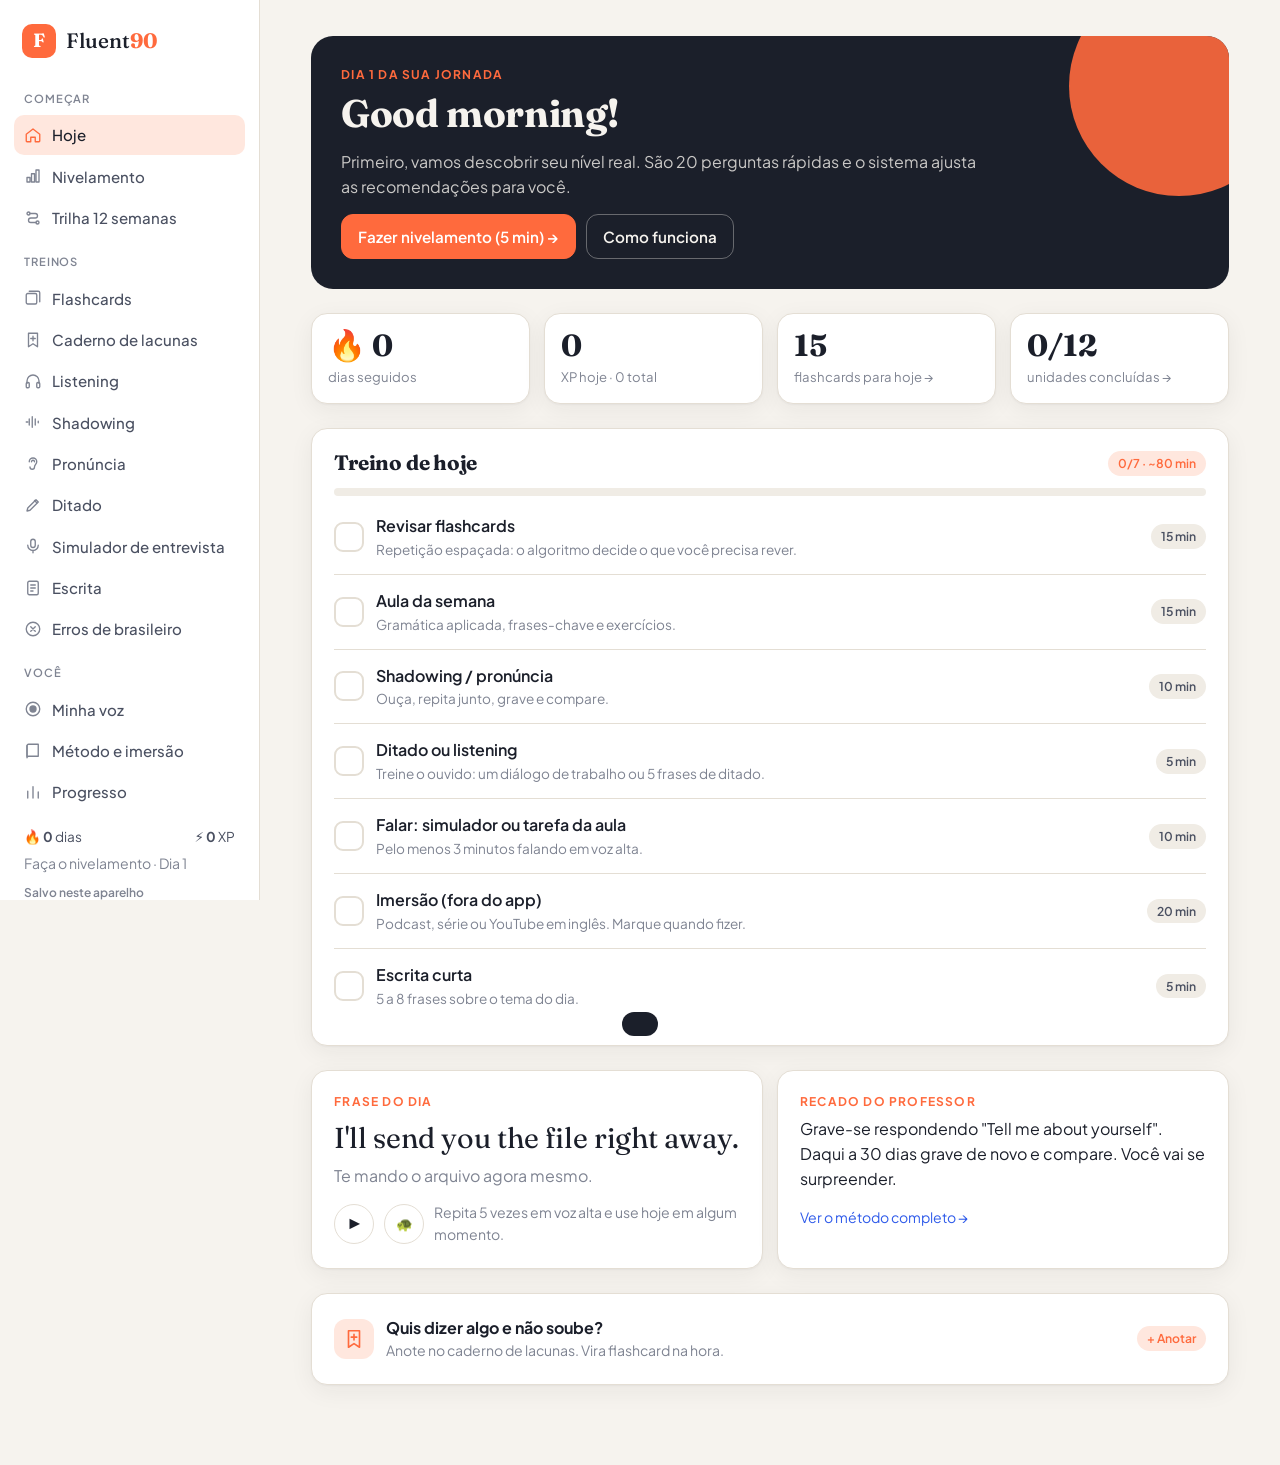
<file: index.html>
<!doctype html>
<html lang="pt-BR">
<head>
  <meta charset="utf-8">
  <meta name="viewport" content="width=device-width, initial-scale=1, viewport-fit=cover">
  <meta name="theme-color" content="#ff6a3d">
  <meta name="apple-mobile-web-app-capable" content="yes">
  <title>Fluent 90</title>
  <meta name="description" content="Sistema de aulas e treinos de inglês profissional: do básico à fluência em 90 dias.">
  <link rel="preconnect" href="https://fonts.googleapis.com">
  <link rel="preconnect" href="https://fonts.gstatic.com" crossorigin>
  <link href="https://fonts.googleapis.com/css2?family=Fraunces:opsz,wght@9..144,500;9..144,700&family=Plus+Jakarta+Sans:wght@400;500;600;700&display=swap" rel="stylesheet">
  <link rel="stylesheet" href="css/style.css">
  <link rel="icon" href="data:image/svg+xml,<svg xmlns='http://www.w3.org/2000/svg' viewBox='0 0 64 64'><rect width='64' height='64' rx='16' fill='%23ff6a3d'/><text x='50%' y='58%' text-anchor='middle' dominant-baseline='middle' font-family='Georgia' font-size='36' font-weight='700' fill='white'>F</text></svg>">
</head>
<body>
  <div class="app" id="app"></div>
  <script src="js/data.js"></script>
  <script src="js/app.js"></script>
</body>
</html>
</file>
<file: css/style.css>
/* Fluent 90 — layout: app shell with desktop sidebar and phone bottom tab bar; content column max 1080px */
:root {
  --bg: #f6f3ee;
  --surface: #ffffff;
  --surface-2: #f0ece5;
  --ink: #1b1f2a;
  --ink-2: #4a5061;
  --ink-3: #7f8492;
  --line: #e4ded4;
  --accent: #ff6a3d;
  --accent-ink: #ffffff;
  --accent-soft: #ffe7de;
  --blue: #2f5bea;
  --blue-soft: #e3e9fd;
  --green: #138a5b;
  --green-soft: #dcf3e8;
  --red: #d33b3b;
  --red-soft: #fbe2e2;
  --yellow: #a86d14;
  --yellow-soft: #fbf0d9;
  --hero-bg: #1b1f2a;
  --hero-ink: #f6f3ee;
  --shadow: 0 1px 2px rgba(27,31,42,.04), 0 6px 24px rgba(27,31,42,.06);
  --radius: 16px;
  --font: "Plus Jakarta Sans", system-ui, -apple-system, "Segoe UI", Roboto, sans-serif;
  --display: "Fraunces", Georgia, "Times New Roman", serif;
  --topbar-h: 56px;
}
@media (prefers-color-scheme: dark) {
  :root:not([data-theme="light"]) {
    --bg: #12141a; --surface: #1a1d25; --surface-2: #232733; --ink: #eef0f5; --ink-2: #b6bbc8; --ink-3: #8a90a0;
    --line: #2c303c; --accent: #ff7a50; --accent-ink: #1a0d07; --accent-soft: #3a2219; --blue: #8aa6ff; --blue-soft: #1d2647;
    --green: #3ccf8e; --green-soft: #14301f; --red: #ff7b7b; --red-soft: #3a1c1c; --yellow: #f2b84b; --yellow-soft: #33280f;
    --hero-bg: #232733; --hero-ink: #eef0f5;
    --shadow: 0 1px 2px rgba(0,0,0,.3), 0 6px 24px rgba(0,0,0,.25); color-scheme: dark;
  }
}
:root[data-theme="dark"] {
  --bg: #12141a; --surface: #1a1d25; --surface-2: #232733; --ink: #eef0f5; --ink-2: #b6bbc8; --ink-3: #8a90a0;
  --line: #2c303c; --accent: #ff7a50; --accent-ink: #1a0d07; --accent-soft: #3a2219; --blue: #8aa6ff; --blue-soft: #1d2647;
  --green: #3ccf8e; --green-soft: #14301f; --red: #ff7b7b; --red-soft: #3a1c1c; --yellow: #f2b84b; --yellow-soft: #33280f;
  --hero-bg: #232733; --hero-ink: #eef0f5;
  --shadow: 0 1px 2px rgba(0,0,0,.3), 0 6px 24px rgba(0,0,0,.25); color-scheme: dark;
}

* { box-sizing: border-box; }
html, body { margin: 0; }
[hidden] { display: none !important; }
body { background: var(--bg); color: var(--ink); font-family: var(--font); font-size: 16px; line-height: 1.55; -webkit-font-smoothing: antialiased; -webkit-text-size-adjust: 100%; }
a { color: var(--blue); text-decoration: none; }
button { font: inherit; color: inherit; }
button, a, .opt, .word, .tab, label { touch-action: manipulation; -webkit-tap-highlight-color: transparent; }
:focus-visible { outline: 2px solid var(--blue); outline-offset: 2px; }
h1, h2, h3 { font-family: var(--display); font-weight: 700; line-height: 1.15; margin: 0 0 .4em; letter-spacing: -.01em; text-wrap: balance; }
h1 { font-size: clamp(1.6rem, 3.5vw, 2.4rem); }
h2 { font-size: 1.3rem; }
h3 { font-size: 1.08rem; }
p { margin: 0 0 .8em; }
em { font-style: normal; color: var(--blue); font-weight: 500; }
s { color: var(--red); }

/* ---------- shell ---------- */
.app { display: grid; grid-template-columns: 260px minmax(0, 1fr); min-height: 100vh; min-height: 100dvh; }
.sidebar { position: sticky; top: 0; height: 100vh; height: 100dvh; overflow-y: auto; background: var(--surface); border-right: 1px solid var(--line); padding: 20px 14px; display: flex; flex-direction: column; }
.brand { display: flex; align-items: center; gap: 10px; color: var(--ink); padding: 4px 8px 18px; }
.brand-mark { width: 34px; height: 34px; border-radius: 10px; background: var(--accent); color: #fff; display: grid; place-items: center; font-family: var(--display); font-weight: 700; font-size: 1.2rem; flex: none; }
.brand-text { font-family: var(--display); font-size: 1.3rem; font-weight: 500; }
.brand-text b { color: var(--accent); }
.nav { display: flex; flex-direction: column; gap: 2px; }
.nav-group { font-size: .7rem; text-transform: uppercase; letter-spacing: .08em; color: var(--ink-3); padding: 14px 10px 6px; font-weight: 600; }
.nav a { display: flex; align-items: center; gap: 10px; padding: 8px 10px; border-radius: 10px; color: var(--ink-2); font-weight: 500; font-size: .94rem; }
.nav a svg { width: 18px; height: 18px; flex: none; color: var(--ink-3); }
.nav a:hover { background: var(--surface-2); color: var(--ink); }
.nav a.active { background: var(--accent-soft); color: var(--ink); }
.nav a.active svg { color: var(--accent); }
.sidebar-foot { margin-top: auto; padding: 14px 10px 0; font-size: .85rem; color: var(--ink-2); }
.topbar, .tabbar { display: none; }
.main { padding-block: 36px 80px; padding-left: max(clamp(16px, 4vw, 56px), env(safe-area-inset-left, 0px)); padding-right: max(clamp(16px, 4vw, 56px), env(safe-area-inset-right, 0px)); max-width: 1080px; width: 100%; outline: none; min-width: 0; }
.sync { font-size: .75rem; font-weight: 600; color: var(--ink-3); white-space: nowrap; }
.sync.ok { color: var(--green); }
.sync.warn { color: var(--yellow); }

svg.i { width: 22px; height: 22px; fill: none; stroke: currentColor; stroke-width: 1.8; stroke-linecap: round; stroke-linejoin: round; }

@media (max-width: 860px) {
  .app { grid-template-columns: minmax(0, 1fr); }
  .sidebar { display: none; }
  body::before { content: ""; position: fixed; inset: 0 0 auto; height: env(safe-area-inset-top, 0px); z-index: 25; background: var(--surface); }
  .topbar { display: flex; align-items: center; gap: 10px; position: sticky; top: env(safe-area-inset-top, 0px); z-index: 20; height: var(--topbar-h); background: var(--surface); border-bottom: 1px solid var(--line); padding-left: max(16px, env(safe-area-inset-left, 0px)); padding-right: max(16px, env(safe-area-inset-right, 0px)); }
  .topbar .brand { padding: 0; }
  .topbar .brand-mark { width: 30px; height: 30px; font-size: 1.05rem; }
  .topbar .brand-text { font-size: 1.15rem; }
  .top-right { margin-left: auto; display: flex; flex-direction: column; align-items: flex-end; line-height: 1.2; }
  .top-streak { font-weight: 700; font-size: .9rem; font-variant-numeric: tabular-nums; }
  .tabbar { display: grid; grid-template-columns: repeat(5, 1fr); position: fixed; left: 0; right: 0; bottom: 0; z-index: 40; background: var(--surface); border-top: 1px solid var(--line);
    padding-top: 4px; padding-bottom: calc(4px + env(safe-area-inset-bottom, 0px)); padding-left: max(6px, env(safe-area-inset-left, 0px)); padding-right: max(6px, env(safe-area-inset-right, 0px)); }
  .tabbar a { display: flex; flex-direction: column; align-items: center; justify-content: center; gap: 2px; min-height: 52px; font-size: .68rem; font-weight: 600; color: var(--ink-3); border-radius: 12px; }
  .tabbar a.active { color: var(--accent); }
  .tabbar a.active svg.i { stroke-width: 2.2; }
  .main { padding-block: 18px calc(96px + env(safe-area-inset-bottom, 0px)); padding-left: max(16px, env(safe-area-inset-left, 0px)); padding-right: max(16px, env(safe-area-inset-right, 0px)); }
}

/* ---------- components ---------- */
.eyebrow { font-size: .75rem; text-transform: uppercase; letter-spacing: .1em; color: var(--accent); font-weight: 700; margin-bottom: 6px; }
.lead { color: var(--ink-2); font-size: 1.05rem; max-width: 680px; }
.card { background: var(--surface); border: 1px solid var(--line); border-radius: var(--radius); padding: 22px; box-shadow: var(--shadow); min-width: 0; }
.card + .card { margin-top: 16px; }
.section { margin-top: 24px; }
.grid { display: grid; gap: 14px; }
.grid > * { min-width: 0; }
.grid > .card + .card { margin-top: 0; }
.grid-2 { grid-template-columns: repeat(2, 1fr); }
.grid-3 { grid-template-columns: repeat(3, 1fr); }
.grid-4 { grid-template-columns: repeat(4, 1fr); }
@media (max-width: 860px) { .grid-3, .grid-4 { grid-template-columns: repeat(2, 1fr); } }
@media (max-width: 600px) { .grid-2 { grid-template-columns: 1fr; } .grid-3.stack { grid-template-columns: 1fr; } }
.row { display: flex; align-items: center; gap: 10px; flex-wrap: wrap; }
.spacer { flex: 1; }
.muted { color: var(--ink-3); }
.small { font-size: .88rem; }

.btn { display: inline-flex; align-items: center; justify-content: center; gap: 8px; border: 1px solid var(--line); background: var(--surface); color: var(--ink); padding: 10px 16px; min-height: 44px; border-radius: 12px; font-weight: 600; cursor: pointer; font-size: .95rem; transition: transform .08s, background .15s, border-color .15s; text-decoration: none; text-align: center; }
.btn:hover { border-color: var(--ink-3); }
.btn:active { transform: scale(.97); }
.btn.primary { background: var(--accent); border-color: var(--accent); color: var(--accent-ink); }
.btn.dark { background: var(--ink); border-color: var(--ink); color: var(--bg); }
.btn.ghost { background: transparent; }
.btn.sm { padding: 6px 12px; min-height: 36px; font-size: .85rem; border-radius: 10px; }
.btn.block { width: 100%; }
.btn.rec { background: var(--red); border-color: var(--red); color: #fff; }
.btn.rec.live { animation: pulse 1.2s infinite; }
.btn:disabled { opacity: .5; cursor: not-allowed; }
@keyframes pulse { 0%,100% { box-shadow: 0 0 0 0 rgba(211,59,59,.5); } 50% { box-shadow: 0 0 0 10px rgba(211,59,59,0); } }
@media (prefers-reduced-motion: reduce) { .btn.rec.live { animation: none; } * { transition: none !important; } }
.icon-btn { width: 40px; height: 40px; border-radius: 50%; border: 1px solid var(--line); background: var(--surface); cursor: pointer; display: inline-grid; place-items: center; flex: none; font-size: .85rem; color: var(--ink); }
.icon-btn:hover { background: var(--accent-soft); border-color: var(--accent); }
.linkish { background: none; border: 0; color: var(--blue); font-weight: 600; padding: 10px 0; cursor: pointer; font-size: .88rem; }

.badge { display: inline-flex; align-items: center; gap: 6px; padding: 3px 10px; border-radius: 999px; font-size: .76rem; font-weight: 600; background: var(--surface-2); color: var(--ink-2); white-space: nowrap; }
.badge.accent { background: var(--accent-soft); color: var(--accent); }
.badge.green { background: var(--green-soft); color: var(--green); }
.badge.blue { background: var(--blue-soft); color: var(--blue); }
.badge.red { background: var(--red-soft); color: var(--red); }

.stat { padding: 16px; }
.stat .num { font-family: var(--display); font-size: 1.9rem; font-weight: 700; line-height: 1; font-variant-numeric: tabular-nums; }
.stat .lbl { color: var(--ink-3); font-size: .82rem; margin-top: 6px; }

.progress { height: 8px; background: var(--surface-2); border-radius: 99px; overflow: hidden; }
.progress > span { display: block; height: 100%; background: var(--accent); border-radius: 99px; transition: width .4s; }

.hero { background: var(--hero-bg); color: var(--hero-ink); border-radius: 22px; padding: 30px; position: relative; overflow: hidden; }
.hero h1 { color: var(--hero-ink); }
.hero p { color: var(--hero-ink); opacity: .8; }
.hero::after { content: ""; position: absolute; right: -60px; top: -60px; width: 220px; height: 220px; border-radius: 50%; background: var(--accent); opacity: .9; }
.hero > * { position: relative; z-index: 1; max-width: 640px; }
.hero .btn:not(.primary) { background: transparent; color: var(--hero-ink); border-color: color-mix(in srgb, var(--hero-ink) 35%, transparent); }

/* tasks */
.task { display: flex; gap: 12px; align-items: center; padding: 12px 0; border-bottom: 1px solid var(--line); }
.task:last-child { border-bottom: 0; }
.check { width: 30px; height: 30px; border-radius: 9px; border: 2px solid var(--line); background: var(--surface); cursor: pointer; flex: none; display: grid; place-items: center; color: #fff; font-weight: 700; }
.check.on { background: var(--green); border-color: var(--green); }
.task-body { flex: 1; min-width: 0; color: inherit; display: block; padding: 2px 0; }
.task-title { font-weight: 600; }
.task.done .task-title { color: var(--ink-3); text-decoration: line-through; }
.task-desc { font-size: .85rem; color: var(--ink-3); }

/* hub */
.hub { display: grid; grid-template-columns: repeat(3, 1fr); gap: 12px; }
@media (max-width: 860px) { .hub { grid-template-columns: repeat(2, 1fr); } }
.tile { display: flex; flex-direction: column; gap: 6px; color: var(--ink); padding: 16px; background: var(--surface); border: 1px solid var(--line); border-radius: var(--radius); box-shadow: var(--shadow); min-height: 132px; }
.tile .ic { width: 40px; height: 40px; border-radius: 12px; background: var(--accent-soft); color: var(--accent); display: grid; place-items: center; }
.tile b { font-size: 1rem; }
.tile span.d { font-size: .82rem; color: var(--ink-3); line-height: 1.35; }
.tile .badge { align-self: flex-start; margin-top: auto; }
.tile:active { transform: scale(.98); }

/* lesson */
.lesson-nav { position: sticky; top: 0; z-index: 15; display: flex; gap: 6px; overflow-x: auto; padding: 10px 0; margin-top: 12px; background: var(--bg); scrollbar-width: none; }
.lesson-nav::-webkit-scrollbar { display: none; }
.lesson-nav .tab, .tabs.scroll .tab { flex: none; white-space: nowrap; }
@media (max-width: 860px) { .lesson-nav { top: calc(env(safe-area-inset-top, 0px) + var(--topbar-h)); margin-inline: -16px; padding-inline: 16px; } }
.lesson-block h2 { display: flex; align-items: center; gap: 10px; }
.lesson-block h2 .n { width: 30px; height: 30px; border-radius: 50%; background: var(--accent-soft); color: var(--accent); font-size: .95rem; display: grid; place-items: center; font-family: var(--font); flex: none; }
.lesson-block { scroll-margin-top: calc(env(safe-area-inset-top, 0px) + var(--topbar-h) + 64px); }
.grammar ul, .grammar ol { padding-left: 20px; margin: 0 0 .8em; }
.grammar li { margin-bottom: 4px; }
.tip { background: var(--yellow-soft); border-left: 4px solid var(--yellow); padding: 12px 14px; border-radius: 0 10px 10px 0; margin: 12px 0; font-size: .95rem; }
.chips { display: flex; flex-wrap: wrap; gap: 6px; }
.chips span { background: var(--blue-soft); color: var(--blue); padding: 3px 10px; border-radius: 99px; font-size: .88rem; font-weight: 600; }

.phrase { display: flex; gap: 8px; align-items: center; padding: 10px 0; border-bottom: 1px dashed var(--line); }
.phrase:last-child { border-bottom: 0; }
.phrase > div { min-width: 0; flex: 1; }
.phrase .en { font-weight: 600; }
.phrase .pt { color: var(--ink-3); font-size: .88rem; }

/* exercises */
.ex { padding: 16px 0; border-bottom: 1px solid var(--line); }
.ex:last-child { border-bottom: 0; }
.ex-q { font-weight: 600; margin-bottom: 10px; }
.opts { display: grid; grid-template-columns: repeat(2, 1fr); gap: 8px; }
@media (max-width: 600px) { .opts { grid-template-columns: 1fr; } }
.opt { text-align: left; padding: 12px 14px; min-height: 48px; border-radius: 12px; border: 1px solid var(--line); background: var(--surface); cursor: pointer; color: var(--ink); }
.opt:hover:not(:disabled) { border-color: var(--blue); }
.opt.correct { background: var(--green-soft); border-color: var(--green); color: var(--green); font-weight: 600; }
.opt.wrong { background: var(--red-soft); border-color: var(--red); color: var(--red); }
.opt:disabled { cursor: default; }
.feedback { margin-top: 8px; font-size: .9rem; padding: 8px 12px; border-radius: 8px; display: none; }
.feedback.show { display: block; }
.feedback.ok { background: var(--green-soft); color: var(--green); }
.feedback.no { background: var(--red-soft); color: var(--red); }
.input { width: 100%; padding: 10px 14px; min-height: 44px; border-radius: 12px; border: 1px solid var(--line); background: var(--surface); color: var(--ink); font: inherit; font-size: 16px; }
.input:focus, textarea:focus { outline: 2px solid var(--blue); outline-offset: 1px; border-color: transparent; }
textarea.input { min-height: 140px; resize: vertical; line-height: 1.6; }
select.input { width: auto; max-width: 100%; }
.word-bank { display: flex; flex-wrap: wrap; gap: 8px; margin: 10px 0; min-height: 44px; }
.word { padding: 9px 14px; border-radius: 10px; border: 1px solid var(--line); background: var(--surface-2); cursor: pointer; font-weight: 500; font-size: 1rem; color: var(--ink); }
.word:hover { border-color: var(--blue); }
.answer-line { min-height: 52px; border: 1px dashed var(--ink-3); border-radius: 12px; padding: 6px; display: flex; flex-wrap: wrap; gap: 6px; }

/* recorder */
.recorder { margin-top: 4px; }
.recorder .rec-mic { display: flex; align-items: center; gap: 12px; flex-wrap: wrap; }
.recorder .btn.rec { min-height: 52px; padding-inline: 22px; font-size: 1rem; }
@media (max-width: 600px) { .recorder .btn.rec { width: 100%; } }
.rec-status { font-size: .88rem; color: var(--ink-3); font-variant-numeric: tabular-nums; }
.rec-type .row { margin-top: 8px; }

/* flashcards */
.flash-wrap { max-width: 640px; margin: 0 auto; }
.flash { min-height: 240px; display: flex; flex-direction: column; justify-content: center; align-items: center; text-align: center; padding: 30px 22px; cursor: pointer; user-select: none; }
.flash.open { cursor: default; user-select: text; }
.flash .front { font-size: 1.3rem; font-weight: 600; }
.flash .back { margin-top: 18px; padding-top: 18px; border-top: 1px solid var(--line); width: 100%; }
.flash .back .en { font-family: var(--display); font-size: 1.45rem; color: var(--blue); }
.flash .hint { font-size: .85rem; color: var(--ink-3); margin-top: 10px; }
.flash .tap { font-size: .78rem; color: var(--ink-3); margin-top: 16px; }
.rate { display: grid; grid-template-columns: repeat(4, 1fr); gap: 8px; margin-top: 14px; }
.rate .btn { flex-direction: column; gap: 0; padding: 10px 4px; min-height: 58px; }
.rate .btn small { font-weight: 500; color: var(--ink-3); font-size: .75rem; }
.rate .again { border-color: var(--red); color: var(--red); }
.rate .hard { border-color: var(--yellow); color: var(--yellow); }
.rate .good { border-color: var(--green); color: var(--green); }
.rate .easy { border-color: var(--blue); color: var(--blue); }
.stack-actions { display: flex; gap: 10px; flex-wrap: wrap; justify-content: center; }
@media (max-width: 600px) { .stack-actions { flex-direction: column; } .stack-actions .btn { width: 100%; } }

/* speech compare */
.diff { font-size: 1.12rem; line-height: 1.9; overflow-wrap: anywhere; }
.diff .hit { color: var(--green); font-weight: 600; }
.diff .miss { color: var(--red); text-decoration: underline wavy; text-underline-offset: 4px; }
.big-sentence { font-family: var(--display); font-size: clamp(1.25rem, 3vw, 1.8rem); line-height: 1.35; margin: 8px 0 6px; overflow-wrap: anywhere; }
.score { font-family: var(--display); font-size: 2.4rem; font-weight: 700; line-height: 1; font-variant-numeric: tabular-nums; }
.score.good { color: var(--green); } .score.mid { color: var(--yellow); } .score.bad { color: var(--red); }
.transcript { background: var(--surface-2); border-radius: 12px; padding: 12px 14px; min-height: 48px; font-size: 1.02rem; margin-top: 10px; overflow-wrap: anywhere; }
.transcript:empty { display: none; }

.tabs { display: flex; gap: 6px; flex-wrap: wrap; margin-bottom: 14px; }
.tab { padding: 8px 14px; min-height: 38px; border-radius: 99px; border: 1px solid var(--line); background: var(--surface); cursor: pointer; font-weight: 600; font-size: .88rem; color: var(--ink-2); }
.tab.active { background: var(--ink); color: var(--bg); border-color: var(--ink); }
@media (max-width: 860px) { .tabs.scroll { flex-wrap: nowrap; overflow-x: auto; scrollbar-width: none; margin-inline: -16px; padding-inline: 16px; } .tabs.scroll::-webkit-scrollbar { display: none; } .tabs.scroll .tab { flex: none; } }

.pair { display: flex; align-items: center; gap: 8px; padding: 8px 10px; border-radius: 12px; background: var(--surface-2); }
.pair button { border: 0; background: var(--surface); border-radius: 10px; padding: 8px 10px; min-height: 40px; cursor: pointer; font-weight: 600; flex: 1; color: var(--ink); }
.pair button:hover { background: var(--accent-soft); }
.pair .vs { color: var(--ink-3); font-size: .8rem; }

.mistake { display: grid; grid-template-columns: 1fr 1fr; gap: 12px; }
@media (max-width: 600px) { .mistake { grid-template-columns: 1fr; gap: 6px; } }
.mistake .w { color: var(--red); } .mistake .r { color: var(--green); font-weight: 600; }
.mistake .w::before { content: "✕ "; } .mistake .r::before { content: "✓ "; }

.timer { font-family: var(--display); font-size: 2.2rem; font-weight: 700; font-variant-numeric: tabular-nums; }
.metrics { display: grid; grid-template-columns: repeat(3, 1fr); gap: 8px; }
.metric { background: var(--surface-2); border-radius: 12px; padding: 12px 6px; text-align: center; }
.metric b { display: block; font-family: var(--display); font-size: 1.4rem; font-variant-numeric: tabular-nums; }
.metric span { font-size: .75rem; color: var(--ink-3); }

details.model { margin-top: 12px; border: 1px solid var(--line); border-radius: 12px; padding: 10px 14px; }
details.model summary { cursor: pointer; font-weight: 600; color: var(--blue); padding: 4px 0; }
details.model p { margin-top: 10px; }

.heat { display: grid; grid-template-columns: repeat(12, 1fr); gap: 4px; max-width: 520px; }
.heat-col { display: grid; grid-template-rows: repeat(7, 1fr); gap: 4px; }
.heat-cell { aspect-ratio: 1; max-width: 100%; border-radius: 4px; background: var(--surface-2); display: inline-block; }
.heat-cell.l1 { background: color-mix(in srgb, var(--accent) 30%, var(--surface-2)); }
.heat-cell.l2 { background: color-mix(in srgb, var(--accent) 60%, var(--surface-2)); }
.heat-cell.l3 { background: var(--accent); }

.week { display: grid; grid-template-columns: 64px minmax(0, 1fr) auto; gap: 12px; align-items: center; padding: 14px 0; border-bottom: 1px solid var(--line); }
.week:last-child { border-bottom: 0; }
.week .wk { font-family: var(--display); font-weight: 700; color: var(--ink-3); }
.week.current .wk { color: var(--accent); }
@media (max-width: 600px) { .week { grid-template-columns: 48px minmax(0, 1fr); } .week > :last-child:not(:empty) { grid-column: 2; } }

.toast { position: fixed; bottom: calc(24px + env(safe-area-inset-bottom, 0px)); left: 50%; transform: translateX(-50%) translateY(160px); background: var(--ink); color: var(--bg); padding: 12px 18px; border-radius: 12px; font-weight: 600; transition: transform .3s; z-index: 50; max-width: calc(100vw - 32px); width: max-content; text-align: center; }
.toast.show { transform: translateX(-50%) translateY(0); }
@media (max-width: 860px) { .toast { bottom: calc(76px + env(safe-area-inset-bottom, 0px)); } }

.notice { background: var(--blue-soft); color: var(--ink); border-radius: 12px; padding: 12px 14px; font-size: .92rem; }
.notice.warn { background: var(--yellow-soft); }
.kbd { font-family: ui-monospace, monospace; font-size: .8rem; padding: 1px 6px; border: 1px solid var(--line); border-radius: 5px; background: var(--surface-2); }
.list-plain { padding-left: 18px; margin: 0; }
.list-plain li { margin-bottom: 6px; }
hr { border: 0; border-top: 1px solid var(--line); margin: 18px 0; }
.voice-opt { display: flex; align-items: center; gap: 12px; padding: 10px 12px; border: 1px solid var(--line); border-radius: 12px; margin-top: 8px; cursor: pointer; }
.voice-opt:has(input:checked) { border-color: var(--accent); background: var(--accent-soft); }
.voice-opt input { width: 20px; height: 20px; accent-color: var(--accent); flex: none; margin: 0; }
.vo-txt { flex: 1; min-width: 0; display: flex; flex-direction: column; }
.vo-txt b { overflow-wrap: anywhere; }
.desk-only { }
@media (max-width: 860px) { .desk-only { display: none !important; } }

/* phone typography & spacing */
@media (max-width: 600px) {
  h1 { font-size: 1.55rem; }
  h2 { font-size: 1.2rem; }
  .lead { font-size: .98rem; }
  .hero { padding: 22px 20px; border-radius: 18px; }
  .hero::after { width: 140px; height: 140px; right: -50px; top: -50px; }
  .hero .row .btn { flex: 1 1 100%; }
  .card { padding: 16px; }
  .stat { padding: 14px; }
  .stat .num { font-size: 1.55rem; }
  .flash { min-height: 210px; padding: 24px 16px; }
  .flash .front { font-size: 1.18rem; }
  .flash .back .en { font-size: 1.3rem; }
  .score { font-size: 2rem; }
  .diff { font-size: 1.02rem; }
  .timer { font-size: 1.8rem; }
}

/* ---------- caderno, listening, minha voz ---------- */
.badge.yellow { background: var(--yellow-soft); color: var(--yellow); }
.field { display: block; margin-bottom: 12px; }
.field > span { display: block; font-size: .85rem; color: var(--ink-3); margin-bottom: 4px; }
.field textarea.input { min-height: 64px; }
.ai-row { display: flex; gap: 10px; align-items: center; flex-wrap: wrap; margin: -4px 0 12px; }
.quick-add { display: flex; gap: 12px; align-items: center; }
.quick-add > span:nth-child(2) { flex: 1; min-width: 0; }
.quick-add .ic { width: 40px; height: 40px; border-radius: 12px; background: var(--accent-soft); color: var(--accent); display: grid; place-items: center; flex: none; }
.cad-item { display: flex; gap: 10px; align-items: flex-start; padding: 12px 0; border-bottom: 1px solid var(--line); }
.cad-item:last-child { border-bottom: 0; }
.cad-txt { flex: 1; min-width: 0; }
.cad-en { font-weight: 600; margin: 2px 0; overflow-wrap: anywhere; }
.cad-act { display: flex; gap: 6px; flex: none; }
.icon-btn.armed { width: auto; padding: 0 10px; border-radius: 999px; border-color: var(--red); color: var(--red); font-size: .78rem; font-weight: 600; }

.who { display: inline-flex; align-items: center; gap: 6px; padding: 4px 12px; border-radius: 999px; font-size: .82rem; font-weight: 600; }
.who.a, .dlg-line.a .dlg-who { background: var(--accent-soft); color: var(--accent); }
.who.b, .dlg-line.b .dlg-who { background: var(--blue-soft); color: var(--blue); }
.who-txt.a { color: var(--accent); } .who-txt.b { color: var(--blue); }
.dlg { display: grid; gap: 8px; }
.dlg-line { display: grid; grid-template-columns: auto minmax(0, 1fr) auto; gap: 10px; align-items: start; padding: 10px; border-radius: 12px; border: 1px solid transparent; transition: background .2s, border-color .2s; }
.dlg-line.on { background: var(--surface-2); border-color: var(--accent); }
.dlg-who { font-size: .72rem; font-weight: 700; padding: 3px 9px; border-radius: 999px; margin-top: 2px; white-space: nowrap; }
.dlg-txt .en { font-weight: 500; }
.dlg-txt .pt { color: var(--ink-3); font-size: .88rem; margin-top: 2px; }
.dlg-btns { display: flex; gap: 4px; }
@media (max-width: 600px) {
  .dlg-line { grid-template-columns: minmax(0, 1fr) auto; padding: 10px 8px; row-gap: 4px; }
  .dlg-who { grid-column: 1; grid-row: 1; justify-self: start; align-self: center; margin: 0; }
  .dlg-btns { grid-column: 2; grid-row: 1; }
  .dlg-btns .icon-btn { width: 36px; height: 36px; }
  .dlg-txt { grid-column: 1 / -1; grid-row: 2; }
}
.rp-you { color: var(--accent); }
.rp-bar { height: 4px; border-radius: 99px; background: var(--surface-2); overflow: hidden; margin-top: 8px; }
.rp-bar span { display: block; height: 100%; width: 0; background: var(--accent); animation: rpfill linear forwards; }
@keyframes rpfill { to { width: 100%; } }

.selfrec { margin-top: 14px; padding: 12px; border-radius: 14px; border: 1px dashed var(--line); background: var(--surface-2); }
.selfrec-head { display: flex; gap: 8px; align-items: center; font-size: .88rem; font-weight: 600; margin-bottom: 10px; }
.selfrec-head .i { width: 18px; height: 18px; color: var(--red); }
.selfrec-btns { display: flex; gap: 8px; flex-wrap: wrap; }
.selfrec-btns .btn.live { background: var(--red); border-color: var(--red); color: #fff; }
.vrec { display: flex; gap: 14px; align-items: center; flex-wrap: wrap; }
@media (max-width: 600px) { .vrec .btn.rec { flex: 1; } }
.v-item { display: flex; gap: 10px; align-items: center; padding: 10px 0; border-bottom: 1px solid var(--line); }
.v-item:last-child { border-bottom: 0; }
</file>
